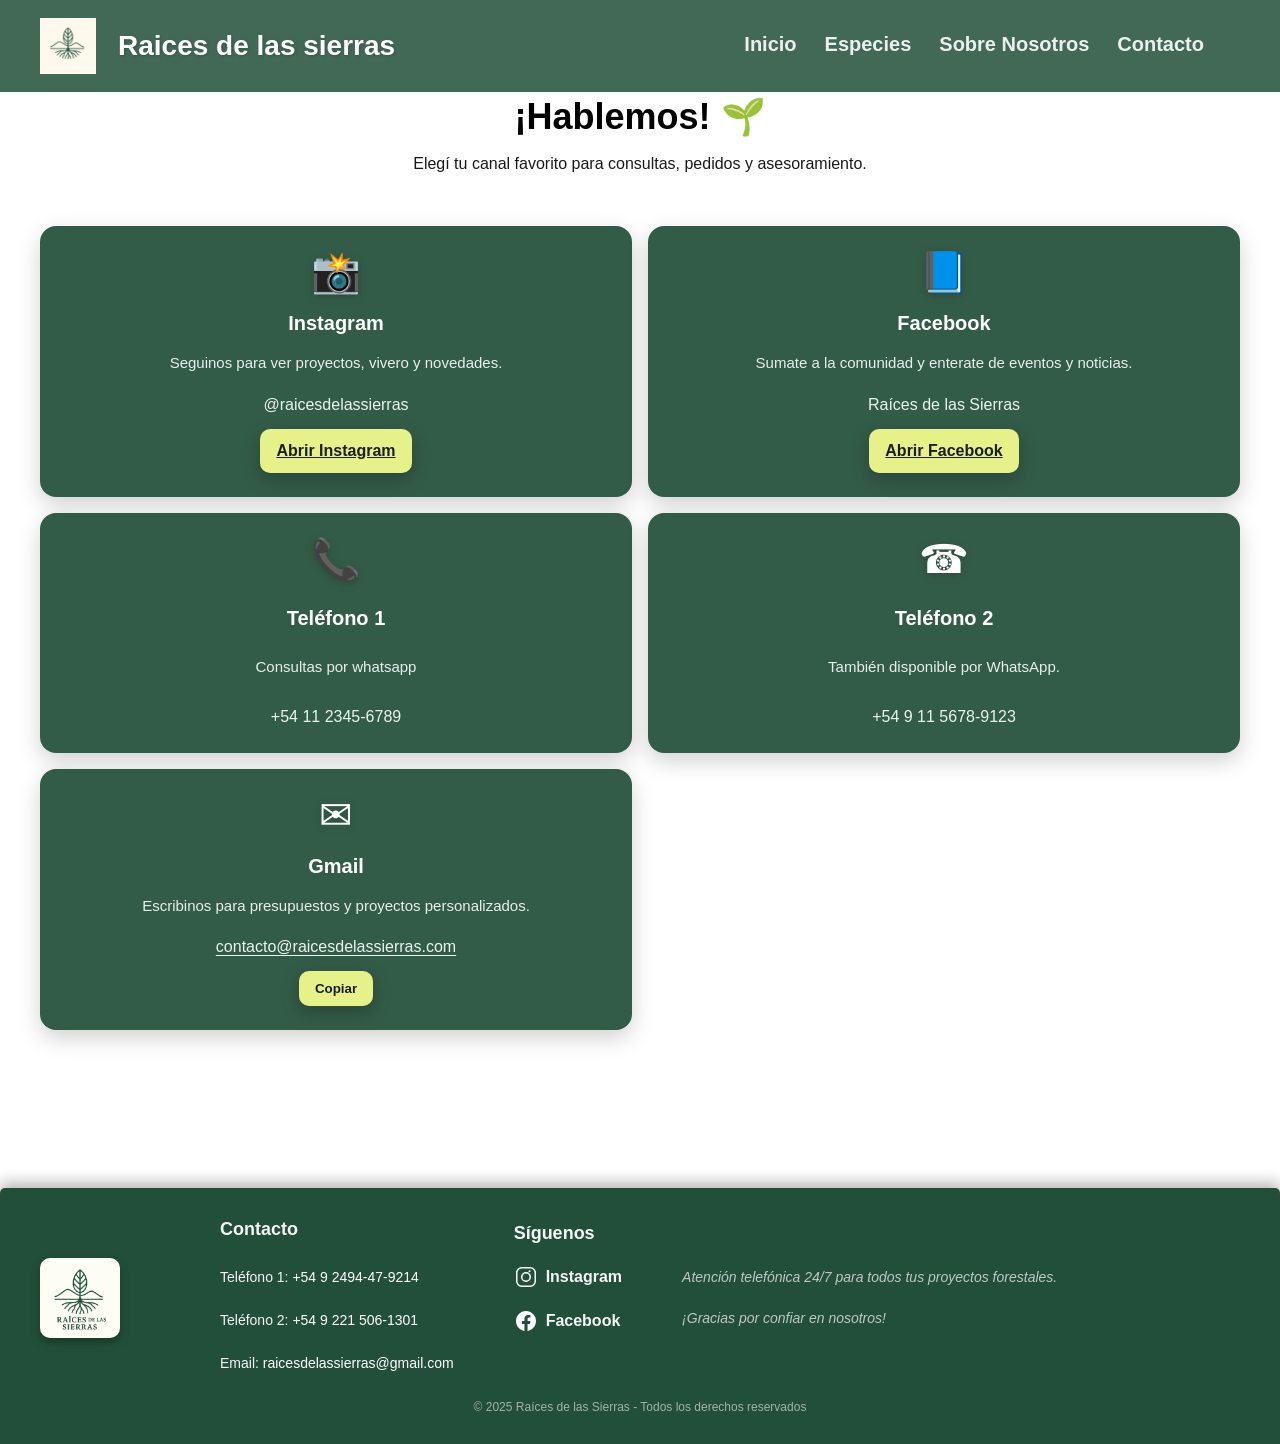
<file: html/contacto.html>
<!DOCTYPE html>
<html lang="en">
<head>
    <meta charset="UTF-8">
    <meta name="viewport" content="width=device-width, initial-scale=1.0">
    <title>Contacto</title>
    <link rel="stylesheet" href="../css/style.css">
</head>
<body>
<header class="header" id="site-header">
  <div class="header__separador">
    <button class="header__toggle" id="menu-toggle"
            aria-expanded="false" aria-controls="primary-nav" aria-label="Abrir menú">
      <!-- ícono hamburguesa (SVG) -->
      <svg viewBox="0 0 24 24" width="28" height="28" aria-hidden="true">
        <path d="M3 6h18M3 12h18M3 18h18" stroke="currentColor" stroke-width="2" fill="none" stroke-linecap="round"/>
      </svg>
    </button>

    <div class="header__imagen">
      <img src="../Icono Logo.png" alt="Raíces de las Sierras" />
    </div>
    <div class="header__logo">Raices de las sierras</div>
  </div>

  <nav class="header__nav" id="primary-nav">
    <a href="index.html" class="nav__link">Inicio</a>
    <a href="especies.html" class="nav__link">Especies</a>
    <a href="nosotros.html" class="nav__link">Sobre Nosotros</a>
    <a href="contacto.html" class="nav__link">Contacto</a>
  </nav>
</header>
<section class="seccion-consultas">
  <div class="contenedor-consultas">

    <header class="encabezado-consultas">
      <h2 class="titulo-consultas">¡Hablemos! 🌱</h2>
      <p class="subtitulo-consultas">
        Elegí tu canal favorito para consultas, pedidos y asesoramiento.
      </p>
    </header>

    <section class="grilla-consultas">
      <!-- Instagram -->
      <article class="tarjeta-consulta tarjeta-consulta--enlace" data-destino="https://instagram.com/tu_usuario">
        <div class="tarjeta-consulta__icono" aria-hidden="true">📸</div>
        <h3 class="tarjeta-consulta__titulo">Instagram</h3>
        <p class="tarjeta-consulta__descripcion">
          Seguinos para ver proyectos, vivero y novedades.
        </p>
        <p class="tarjeta-consulta__dato">@raicesdelassierras</p>
        <a class="tarjeta-consulta__boton" href="https://instagram.com/tu_usuario" target="_blank" rel="noopener noreferrer">
          Abrir Instagram
        </a>
      </article>

      <!-- Facebook -->
      <article class="tarjeta-consulta tarjeta-consulta--enlace" data-destino="https://facebook.com/tu_pagina">
        <div class="tarjeta-consulta__icono" aria-hidden="true">📘</div>
        <h3 class="tarjeta-consulta__titulo">Facebook</h3>
        <p class="tarjeta-consulta__descripcion">
          Sumate a la comunidad y enterate de eventos y noticias.
        </p>
        <p class="tarjeta-consulta__dato">Raíces de las Sierras</p>
        <a class="tarjeta-consulta__boton" href="https://facebook.com/tu_pagina" target="_blank" rel="noopener noreferrer">
          Abrir Facebook
        </a>
      </article>

      <!-- Teléfono 1 -->
      <article class="tarjeta-consulta tarjeta-consulta--enlace" data-destino="tel:‪+541123456789‬">
        <div class="tarjeta-consulta__icono" aria-hidden="true">📞</div>
        <h3 class="tarjeta-consulta__titulo">Teléfono 1</h3>
        <p class="tarjeta-consulta__descripcion">
          Consultas por whatsapp
        </p>
        <p class="tarjeta-consulta__dato">‪+54 11 2345-6789‬</p>
      </article>

      <!-- Teléfono 2 -->
      <article class="tarjeta-consulta tarjeta-consulta--enlace" data-destino="tel:‪+5491156789123‬">
        <div class="tarjeta-consulta__icono" aria-hidden="true">☎</div>
        <h3 class="tarjeta-consulta__titulo">Teléfono 2</h3>
        <p class="tarjeta-consulta__descripcion">
          También disponible por WhatsApp.
        </p>
        <p class="tarjeta-consulta__dato">‪+54 9 11 5678-9123‬</p>
      </article>

      <!-- Gmail -->
      <article class="tarjeta-consulta">
        <div class="tarjeta-consulta__icono" aria-hidden="true">✉</div>
        <h3 class="tarjeta-consulta__titulo">Gmail</h3>
        <p class="tarjeta-consulta__descripcion">
          Escribinos para presupuestos y proyectos personalizados.
        </p>
        <p class="tarjeta-consulta__dato">
          <a class="enlace-correo-consultas" id="correo-consultas" href="mailto:contacto@raicesdelassierras.com">
            contacto@raicesdelassierras.com
          </a>
        </p>
        <div class="tarjeta-consulta__acciones">
          <button class="boton-copiar-consultas" id="boton-copiar-consultas" type="button">Copiar</button>
        </div>
      </article>
    </section>
  </div>
</section>

<footer class="footer">
  <div class="footer-container">

    <div class="footer-logo">
      <img src="../Logo Raíces.png" alt="Raíces de las Sierras Logo" />
    </div>

    <div class="footer-contacto">
      <h4>Contacto</h4>
      <p>Teléfono 1: <a href="tel:+542494479214">+54 9 2494-47-9214</a></p>
      <p>Teléfono 2: <a href="tel:+5492215061301">+54 9 221 506-1301</a></p>
      <p>Email: <a href="raicesdelassierras@gmail.com">raicesdelassierras@gmail.com</a></p>
    </div>

    <div class="footer-redes">
      <h4>Síguenos</h4>
      <a href="https://instagram.com/tuusuario" target="_blank" aria-label="Instagram" class="red-social">
        <img src="../icono-instagram.svg" alt="Instagram" />
        <span>Instagram</span>
      </a>
      <a href="https://facebook.com/tuusuario" target="_blank" aria-label="Facebook" class="red-social">
        <img src="../icono-facebook-svg.svg" alt="Facebook" />
        <span>Facebook</span>
      </a>
      <br>
    </div>

    <div class="footer-extra">
      <p>Atención telefónica 24/7 para todos tus proyectos forestales.</p>
      <p>¡Gracias por confiar en nosotros!</p>
    </div>

  </div>
  <div class="footer-copy">
    &copy; 2025 Raíces de las Sierras - Todos los derechos reservados
  </div>
</footer>
  <script src="../js/header.js"></script>
  <script src="../js/contacto.js"></script>
</body>

</html>
</file>
<file: css/style.css>
/* =========================================================
   VARIABLES / RESET / BASE (MOBILE FIRST)
   ========================================================= */
:root{
  --verde:#4CAF50;
  --verde-oscuro:#2E7D32;
  --marron:#8D6E63;
  --blanco-trans: rgba(255,255,255,0.9);
  --gris-claro:#f5f5f5;
  --gris-medio:#d6d6d6;

  --header-bg: rgba(34,79,57,0.85);
  --link: rgba(255,255,255,0.9);
  --link-hover:#A0C4FF;

  --container: 1200px;
  --gap: 16px;
}

*,
*::before,
*::after{ box-sizing: border-box; }

html{
   scroll-behavior: smooth;
   }

body{
  margin: 0;
  font-family: 'Lato','Open Sans',sans-serif;
  color: var(--verde-oscuro);
  background-color: #fff; /* antes había "var" que era inválido */
  background-size: cover;
  background-position: center;
  background-repeat: no-repeat;
  position: relative;
  line-height: 1.5;
  -webkit-font-smoothing: antialiased;
  text-rendering: optimizeLegibility;
}

img,svg,video,canvas{ 
  display:block;
   max-width:100%;
    height:auto; 
  }

/* contenedores fluidos */
.container,
.wrap,
.section-inner,
.info__wrap,
.servicios-wrap,
.especies__wrap,
.contenedor-consultas{
  width: min(100% - 2*var(--gap), var(--container));
  margin-inline: auto;
}

/* Espaciado vertical por defecto */
section,
.section{ padding: 28px 0; }

/* Utilidad */
.visually-hidden{
  position:absolute!important;
  clip:rect(1px,1px,1px,1px);
  padding:0;
  border:0;
  height:1px;
  width:1px;
  overflow:hidden;
  white-space:nowrap;
}

/* =========================================================
   HEADER (MOBILE FIRST con hamburguesa) — Unifica en todas las páginas
   ========================================================= */
.header{
  position: fixed;
  inset: 0 0 auto 0;
  display: flex;
  justify-content: space-between;
  align-items: center;
  padding: 12px 16px;
  z-index: 1000;
  background-color: var(--header-bg);
  backdrop-filter: blur(3px);
  -webkit-backdrop-filter: blur(3px);
}

.header__separador{
  display: flex;
  align-items: center; 
  gap: 10px;
}

.header__toggle{
  display: inline-flex;
  align-items:center;
  justify-content:center;
  border:0;
  background:transparent;
  color:#fff;
  cursor:pointer;
  padding:6px;
  border-radius:8px;
}
.header__toggle:focus-visible{
  outline:2px solid #fff;
}

.header__imagen img{
  max-height:40px;
  width:auto;
  object-fit:contain; 
  margin-right:4px;
}

.header__logo{
  font-size:20px;
  font-weight:700;
  color:#fff;
  text-shadow:1px 1px 3px rgba(0,0,0,0.2);
  user-select:none;
}

/* Menú mobile oculto y desplegable */
.header__nav{
  position: absolute;
  top:100%;
  left:0;
  right:0;
  display:grid;
  grid-template-columns:1fr;
  gap:8px;
  padding:12px 16px 16px;
  background: var(--header-bg);
  transform: translateY(-8px);
  opacity:0;
  pointer-events:none;
  transition: transform .25s ease, opacity .25s ease;
  border-top:1px solid rgba(255,255,255,.15);
}
.header.is-open .header__nav{
  transform: translateY(0);
  opacity:1;
  pointer-events:auto;
}

.nav__link{
  text-decoration:none;
  color:var(--link);
  font-weight:600;
  font-size:18px;
  padding:10px 8px;
  border-radius:8px;
  transition:color .2s ease;
  user-select:none;
}
.nav__link:hover{
   color:var(--link-hover);
  }
.nav__link:focus-visible{
  outline:2px solid #fff;
}

/* spacer para compensar header fijo */
.header-spacer{
  height:64px;
}

/* =========================================================
   PRESENTACIÓN (hero con viento)
   ========================================================= */
.presentacion{
  width:100%;
  min-height: 80vh; /* en mobile no forzamos 100vh para evitar notch/URL bar */
  background-image: url(../fondo-pantalla4.jpg);
  background-repeat:no-repeat;
  background-size:cover;
  background-position:center;
  animation: viento 10s linear infinite;
  display:flex; align-items:center;
}

@keyframes viento{
  0%{
   background-position:center 50%; 
  }
  50%{
  background-position:left 38%;
  }
  100%{
  background-position:center 50%;
  }
}

.contenedor-presentacion{
  display:flex;
  flex-direction:column;
  gap:16px;
  align-items:center;
  justify-content:center;
  padding: 96px 16px 32px; /* 96 por header fijo */
  margin: 0 auto; letter-spacing:1.5px;
}

.slogan{
  color:#fff;
   font-size: clamp(24px, 6vw, 40px);
   text-align:center;
   margin:0;
}

.texts-wrap{
  display:flex;
  flex-direction:column;
  text-align:center;
  gap:8px; 
}

.arrow-btn{
  display:none; /* oculto en móvil; se muestra en escritorio */
  flex-shrink:0;
  background:#fff;
  color:#000;
  border:none;
  width:40px;
  height:40px;
  border-radius:50%;
  font-size:20px;
  align-items:center;
  justify-content:center;
  cursor:pointer;
  box-shadow:0 2px 4px rgba(0,0,0,.1);
  transition: transform .2s;
  opacity:.6;
}
.arrow-btn:hover{
  transform:scale(1.1); opacity:1;
}

.titulo-presentacion{
  line-height:1.6;
  font-size: clamp(18px, 4.5vw, 28px);
  font-weight:700;
  margin:0; color:#fff;
  letter-spacing:1.5px;
}
.descripcion-presentacion{
  color:#fff;
  margin:0;
  letter-spacing:1.5px;
  line-height:1.6;
  font-size:16px;
}

/* Animaciones de texto */
.anim-wrap{
 overflow:hidden;
}
.animate-out-left{
  animation: slideOutLeft .3s ease forwards;
}
.animate-in-right{
  animation: slideInRight .3s ease forwards;
}
@keyframes slideOutLeft{
  from{
    opacity:1;
    transform:translateX(0)
  }
  to{
    opacity:0;
    transform:translateX(-30%)
  } 
}
@keyframes slideInRight{
  from{
    opacity:0;
    transform:translateX(30%)
  } to{
    opacity:1;
    transform:translateX(0)
  } 
}

/* =========================================================
   ASESORAMIENTO FORESTAL (estructura base)
   ========================================================= */
.asesoramiento-forestal-seccion{
  width:100%;
  background:#fff;
  color:#000;
  display:flex;
  justify-content:center;
  align-items:center;
}

.contenedor-principal{
  width:100%;
  max-width:var(--container);
  display:flex;
  flex-direction:column;
  gap:16px;
  padding: 28px 16px;
  align-items:flex-start;
}
.bloque-superior{
  display:flex;
  align-items:center;
  gap:14px;
  align-self:flex-start;
}
.bloque-superior h2{
  color:#000;
  font-size: clamp(22px, 5.5vw, 38px);
  line-height:1.3;
  font-weight:700;
  margin:0;
}
.logo{
  width:100px;
  border-radius:12px;
  box-shadow:0 8px 20px rgba(35,124,117,.2);
  transition:transform .3s;
}
.logo:hover{
  transform:scale(1.05);
}
.flex-spacer{
  display:none;
}

.bloque-carrusel{
  align-self:stretch;
  margin-top:16px;
  padding-left:0;
}
.carrusel{
  display:flex;
  align-items:center;
  background:#fff;
  border:2px solid #000;
  border-radius:20px;
  padding:16px;
  box-shadow:0 12px 30px rgba(35,124,117,.15);
  gap:12px;
  min-width: auto;
}
.carrusel-contenido{
  flex:1;
  transition: transform .5s ease-in-out, opacity .5s ease-in-out;
  opacity:1;
  min-height: 140px;
  overflow:hidden;
}
.carrusel-contenido h3{
  color:#000;
  font-size:20px;
  font-weight:700;
  margin:.5rem 0;
}
.carrusel-contenido p{
  color:#000;
  font-size:15px;
  margin:0;
  line-height:1.5;
}
.carrusel-btn{
  background:transparent;
  color:#000;
  border:2px solid #000;
  border-radius:50%;
  width:40px;
  height:40px;
  font-size:1rem;
  cursor:pointer;
  transition: .3s;
}
.carrusel-btn:hover{
   background:#000;
   color:#fff;
  }
.carrusel-contenido.animate-out-left{
  transform:translateX(-100%);
  opacity:0;
}
.carrusel-contenido.animate-in-right{
  transform:translateX(0);
  opacity:1;
}
.carrusel-contenido.initial-position-right{
  transform:translateX(100%);
  opacity:0;
}

/* =========================================================
   SECCIÓN ESPECIES (fondo + chips + venta + historias + CTAs)
   ========================================================= */
.seccion-especies{
  position:relative;
  width:100%;
  overflow:hidden;
  padding: 90px 0 60px;
  background:#1b1f1b;
  color:#fff;
}
.especies__bg{
  position:absolute;
  inset:0;
  background-image:url(../fondo-seccion-parquizaciones.png);
  background-size:cover;
  background-position:center;
  opacity:.35;
  animation:viento 50s linear infinite;
  pointer-events:none;
}
.especies__header h2{
  font-size: clamp(24px,6vw,32px);
  line-height:1.2;
  margin:0 0 10px;
  font-weight:800;
}
.especies__header p{
  font-size:16px;
  margin:0 0 16px;
  max-width: 850px;
}
.especies__chips{
  display:flex;
  flex-wrap:wrap;
  gap:10px;
  list-style:none;
  padding:0;
  margin:14px 0 28px;
}
.especies__chips li{
  font-size:14px;
  padding:6px 12px;
  border:1px solid rgba(255,255,255,.25);
  border-radius:999px;
  backdrop-filter: blur(2px);
}

/* venta */

/* Etiquetas de formatos */
.formatos-etiquetas{
  display: flex;
  flex-wrap: wrap;
  justify-content: center;
  gap: 10px;
  margin: 24px auto;
  padding: 10px 0;
}

.etiqueta-formato{
  display: inline-block;
  background: rgba(34,79,57,0.85);
  color: #fff;
  padding: 8px 14px;
  border-radius: 999px;
  font-size: 15px;
  font-weight: 600;
  letter-spacing: 0.3px;
  box-shadow: 0 4px 12px rgba(0,0,0,.2);
  user-select: none;
 
}

.etiqueta-formato:hover{
  background: rgba(231,241,138,0.6);
  transform: translateY(-1px);
}

/* historias */
.historias{
  display:grid;
  grid-template-columns:1fr;
  gap:16px;
  margin-top:10px;
}
.historia{
  background: rgba(0,0,0,.25);
  border:1px solid rgba(255,255,255,.15);
  border-radius:14px;
  padding:18px;
  min-height:160px;
}
.historia h4{
  margin:0 0 8px;
  font-size:18px;
  font-weight:700;
}
.historia__lista{
  margin:0;
  padding-left:18px;
  font-size:15px;
  line-height:1.45;
}

/* CTA */
.especies__cta{
  margin-top:26px;
  display:flex;
  gap:14px;
  flex-wrap:wrap;
}
.btn-primario{
  display:inline-block;
  padding:12px 18px;
  border-radius:10px;
  background:#e7f18a;
  color:#1b1f1b;
  font-weight:700;
  text-decoration:none;
  transition: transform .15s ease, filter .15s ease, box-shadow .15s ease;
  box-shadow: 0 6px 18px rgba(0,0,0,.25);
}
.btn-primario:hover{
  transform: translateY(-1px);
  filter: brightness(1.03);
}

/* =========================================================
   PLANTAS / CARRUSEL PLANTAS (estructura base)
   ========================================================= */
.plantas-seccion{
  display:flex;
  flex-direction:column; 
  justify-content:center;
  align-items:center;
  width:100%;
  background:#fff;
  color:#000;
}
.titulo-plantas{
  font-size: clamp(24px,6vw,40px);
  color:#000;
  font-weight:700;
  text-align:center;
  margin: 0 0 24px;
}
.contenedor-plantas{
  width:100%;
  display:flex;
  justify-content:center;
  align-items:center;
  padding-inline:16px;
}
.carrusel-plantas{
  width:100%;
  display:flex;
  align-items:center;
  justify-content:space-between;
  gap:12px;
}
#prevBtn3,#nextBtn3{
  font-size:22px;
  background:none;
  border:none;
  cursor:pointer;
  color:#000;
  transition: transform .2s;
}
#prevBtn3:hover,#nextBtn3:hover{
   transform: scale(1.15);
  }
.plantas-contenido{
  text-align:center;
  flex:1; transition: opacity .3s ease;
}
.plantas-contenido img.imagen-planta{
  max-width:100%;
  height:auto;
  border-radius:8px;
  border:1px solid #000;
  margin-bottom:12px;
}
.plantas-contenido h3{
  font-size:22px;
  font-style:italic;
  margin:10px 0;
}
.plantas-contenido p{
  font-size:15px;
  margin:0 10px;
  line-height:1.4;
}

/* =========================================================
   INFO ESPECIES (3 cards) — móvil 1 col
   ========================================================= */
.especies-info{
  position:relative;
  width:100%; color:#000;
  padding: 90px 0 60px;
}
.info__header{
  text-align:center;
  margin-bottom:28px;
}
.info__header h2{
  font-size: clamp(24px,6vw,32px);
  font-weight:800; margin:0 0 12px;
}
.info__header p{
  font-size:16px;
  max-width:850px;
  margin: 0 auto;
  line-height:1.5;
}
.info__cards{
  display:grid;
  grid-template-columns:1fr;
  gap:16px;
  margin-bottom: 32px;
}
.info__card{
  background: rgba(34,79,57,0.85);
   border:none;
   border-radius:14px;
  padding:20px;
  min-height: 200px;
  color:#000;
  transition: transform .2s, box-shadow .2s;
}
.info__card:hover{
  transform: translateY(-3px);
  box-shadow: 0 6px 18px rgba(0,0,0,.25);
}
.info__card h3{
  font-size: 20px;
  margin:0 0 8px;
  color:#000;
}
.info__card p{
  font-size: 16px;
  line-height:1.5;
  color:#000;
}

/* =========================================================
   SERVICIOS (grid)
   ========================================================= */
.servicios-seccion{
  width:100%;
  background:#fff;
  color:#000;
}
.servicios-header h2{
  font-size: clamp(24px,6vw,32px);
  font-weight:800; color:#224F39;
  margin-bottom:8px;
}
.servicios-header p{
  margin-bottom:18px;
  max-width:850px;
  line-height:1.55;
}
.servicios-grid{
  display:grid;
  grid-template-columns:1fr;
  gap:16px;
}
.servicio-card{
  background: rgba(34,79,57,0.85);
  color:#fff;
  border-radius:14px;
  padding:18px 20px 20px;
  box-shadow:0 6px 18px rgba(0,0,0,.15);
  transition: transform .15s ease, box-shadow .15s ease; position:relative;
}
.servicio-card:hover{
  transform: translateY(-3px);
  box-shadow: 0 10px 24px rgba(0,0,0,.2);
}
.servicio-card h3{
  margin:12px 0 8px;
  font-size:20px;
  font-weight:800;
}
.servicio-card p{
  font-size:15px;
  line-height:1.55;
}
.servicio-ico{
  width:42px;
  height:42px; 
  border-radius:50%;
  display:flex;
  align-items:center;
  justify-content:center;
  background:#e7f18a;
  font-size:20px;
  position:absolute;
  top:14px;
  left:14px;
}
.servicios-cta{
  display:flex;
  gap:12px;
  margin-top:22px;
  flex-wrap:wrap;
}
.btn-secundario{
  padding:12px 18px;
  border-radius:10px;
  border:1px solid #224F39;
  background:#fff;
  color:#224F39;
  font-weight:700;
  text-decoration:none;
  transition: transform .15s, box-shadow .15s, background .15s;
}
.btn-secundario:hover{
  transform: translateY(-1px);
  background:#f4f8ea;
}

/* =========================================================
   VALORES
   ========================================================= */
.valores-seccion{
  padding: 28px 16px;
  background:#f5f5f5;
  border-radius:20px;
  box-shadow: inset 0 0 15px rgba(0,0,0,.05);
  color:#2E7D32;
  width:min(100% - 2*var(--gap), var(--container));
  margin: 60px auto 100px auto;
}
.valores-container{
  display:flex;
  flex-direction:column;
  gap:20px;
  align-items:stretch;
}
.valores-imagen{
  width:100%;
  max-width:none;
  border-radius:16px;
  box-shadow:0 8px 20px rgba(0,0,0,.1);
  object-fit:cover;
  height: 240px;
}
.valores-textos{
  display:grid;
  grid-template-columns:1fr;
  gap:20px;
}
.valor-item{
  display:flex;
  flex-direction:column;
  align-items:flex-start;
}
.valor-icono{
  font-size:28px;
  color:#F7A400;
  margin-bottom:8px;
}
.valor-item h3{
  margin:0 0 8px;
  font-weight:700;
  color:#2E7D32;
  font-size:18px;
}
.valor-item p{
  margin:0;
  font-size:14px;
  line-height:1.5;
  color:#333;
}

/* =========================================================
   NOSOTROS (intro + cards + equipo)
   ========================================================= */
.nosotros-container{
  margin-top: calc(64px + 16px); /* separa del header fijo */
  padding: 28px 16px;
  background:#eee;
  color:#333;
  width:min(100% - 2*var(--gap), 1100px);
  margin-inline:auto;
  border-radius:10px;
  box-shadow:0 2px 12px rgba(0,0,0,.05);
}
.intro{
  text-align:center;
  margin-bottom: 24px;
}
.intro h2{
  font-size: clamp(22px,6.5vw,40px);
  font-weight:600;
  color:#2e5e4e;
  margin:0 0 8px;
}
.intro .subtitulo{
  font-size:1.05rem;
  font-style:italic;
  margin:0;
}
.reseña{
  font-size:1rem;
  line-height:1.75;
  margin-bottom:24px;
  padding: 0 4px;
}
.mision-vision{
  display:flex;
  flex-direction:column;
  gap:16px;
}
.card{
  background:#fff;
  border-left:5px solid #2e5e4e;
  padding:16px;
  border-radius:8px;
  box-shadow:0 2px 10px rgba(0,0,0,.05);
}
.card h3{
  font-size:1.3rem;
  margin:0 0 10px;
  color:#2e5e4e;
}
.card p{
  margin:0;
  color:#444;
  line-height:1.6;
}

/* Equipo */
.equipo{
  background:#fff;
  color:#000;
  padding: 28px 16px;
}
.equipo__titulo{
  text-align:center;
  font-size: clamp(22px,6vw,32px);
  font-weight:800;
  margin:0 0 20px;
  color:#224F39;
}
.equipo-grid{
  display:grid;
  grid-template-columns:1fr;
  gap:24px;
  width:min(100% - 2*var(--gap), var(--container));
  margin-inline:auto;
}
.equipo-grid--circulos{
  display: grid;
  grid-template-columns: 1fr;
  gap: 28px;
  width: min(100% - 2*var(--gap), var(--container));
  margin-inline: auto;
  align-items: start;
  justify-items: center;
}

/* Item centrado */
.miembro--circulo{
  display: flex;
  flex-direction: column;
  align-items: center;
  gap: 12px;
  text-align: center;
}

/* Foto circular */
.miembro--circulo .miembro__foto{
  width: 160px;
  height: 160px;
  margin: 0;
  border-radius: 50%;
  overflow: hidden;
  box-shadow: 0 8px 20px rgba(0,0,0,.15);
  border: 3px solid rgba(34,79,57,.15);
}

.miembro--circulo .miembro__foto img{
  width: 100%;
  height: 100%;
  object-fit: cover;
  display: block;
  transition: transform .25s ease;
}
.miembro--circulo:hover .miembro__foto img{ transform: scale(1.03); }

/* Nombre */
.miembro__nombre{
  margin: 0;
  font-size: 18px;
  font-weight: 800;
  color: var(--verde-oscuro);
}

/* (opcional) borde destaca al hover */
.miembro--circulo:hover .miembro__foto{ border-color: #e7f18a; }

/* =========================================================
   CONTACTO — tarjetas
   ========================================================= */
.seccion-consultas{
  position:relative;
  width:100%;
  color:#000;
  background:#fff;
  padding: 90px 0 60px;

}
.encabezado-consultas{
  text-align:center;
  margin-bottom:22px;
}
.titulo-consultas{
  font-size: clamp(24px,6vw,36px);
  font-weight:900;
  margin:0 0 8px;
}
.subtitulo-consultas{
  margin:0;
  font-size:16px;
  opacity:.9;
}
.grilla-consultas{
  display:grid;
  grid-template-columns:1fr;
  gap:16px;
  margin-bottom:10px;
}

.tarjeta-consulta{
  background: rgba(34,79,57,0.92);
  border: none;
  border-radius: 16px;
  padding: 24px;
  min-height: 240px;
  text-align: center;
  display: flex;
  flex-direction: column;
  align-items: center;
  justify-content: space-between;
  gap: 12px;
  transition: transform .2s, box-shadow .2s;
  color: #fff;
  box-shadow: 0 8px 22px rgba(0,0,0,.18);
}

.tarjeta-consulta:hover{
  transform: translateY(-4px);
  box-shadow: 0 14px 30px rgba(0,0,0,.24);
}

.tarjeta-consulta__icono{
  font-size: 40px;
  line-height: 1;
  margin-top: 2px;
  filter: drop-shadow(0 2px 4px rgba(0,0,0,.18));
}

.tarjeta-consulta__titulo{
  font-size: 20px;
  margin: 4px 0 2px;
  color: #fff;
  font-weight: 800;
}

.tarjeta-consulta__descripcion{
  font-size: 15px;
  line-height: 1.5;
  margin: 0;
  opacity: .95;
  color: #f2f7f4;
}

.tarjeta-consulta__dato{
  font-size: 16px;
  margin: 6px 0 0;
  color: #e9f5ef;
  text-decoration: none;
}

.enlace-correo-consultas{
  color: #e9f5ef;
  text-decoration: underline;
  text-underline-offset: 3px;
}

.enlace-correo-consultas:hover{
  opacity: .9;
}

.tarjeta-consulta__acciones{
  display: flex;
  gap: 10px;
  align-items: center;
  justify-content: center;
  width: 100%;
  flex-wrap: wrap;
}

.tarjeta-consulta__boton,
.boton-copiar-consultas{
  display: inline-block;
  padding: 10px 16px;
  border-radius: 10px;
  background: #e7f18a;
  color: #1b1f1b;
  font-weight: 800;
  border: none;
  box-shadow: 0 6px 18px rgba(0,0,0,.25);
  transition: transform .15s, filter .15s, box-shadow .15s;
  cursor: pointer;
}

.tarjeta-consulta__boton:hover,
.boton-copiar-consultas:hover{
  transform: translateY(-1px);
  filter: brightness(1.05);
}

.tarjeta-consulta--enlace{
  cursor: pointer;
}

/* =========================================================
   WHATSAPP flotante
   ========================================================= */
.whatsapp-fijo{
  position: fixed;
  bottom: 20px;
  right: 20px;
  z-index: 999;
  background: #fff;
  color: #25D366;
  border-radius: 50px;
  padding: 12px 16px;
  display: flex;
  align-items: center;
  gap: 10px;
  font-weight: 700;
  font-size: 16px;
  text-decoration: none;
  box-shadow: 0 6px 16px rgba(0,0,0,.3);
  transition: transform .3s, background-color .3s;
}

.whatsapp-fijo:hover{
  transform: scale(1.06);
  background: #f0f0f0;
}

.whatsapp-fijo img{
  width: 28px;
  height: 28px;
}

.whatsapp-texto{
  display: none; /* sólo texto en pantallas mayores */
}

/* =========================================================
   FOOTER
   ========================================================= */
.footer{
  background: #224F39;
  color: #f5f5f5;
  padding: 28px 16px;
  font-family: 'Lato', sans-serif;
  border-radius: 5px 5px 0 0;
  box-shadow: 0 -5px 15px rgba(0,0,0,.3);
  margin-top: 60px;
}

.footer-container{
  display: grid;
  grid-template-columns: 1fr;
  gap: 18px;
  align-items: start;
  width: min(100% - 2*var(--gap), var(--container));
  margin-inline: auto;
}

.footer-logo{
  justify-self: start;
}

.footer-logo img{
  max-height: 80px;
  width: auto;
  border-radius: 10px;
  box-shadow: 0 4px 10px rgba(0,0,0,.3);
}

.footer-contacto,
.footer-redes,
.footer-extra{
  display: flex;
  flex-direction: column;
  gap: 10px;
  min-width: 0;
}

.footer-contacto h4,
.footer-redes h4,
.footer-extra h4{
  font-weight: 700;
  margin: 0 0 8px;
  font-size: 18px;
}

.footer-contacto p,
.footer-extra p{
  margin: 6px 0;
  font-size: 14px;
}

.footer-contacto a{
  color: #fff;
  text-decoration: none;
  transition: color .3s;
}

.footer-contacto a:hover{
  color: #fff;
  text-decoration: underline;
}

.footer-redes a.red-social{
  display: flex;
  align-items: center;
  gap: 8px;
  margin-bottom: 10px;
  color: #f5f5f5;
  text-decoration: none;
  font-weight: 600;
  font-size: 16px;
  transition: transform .3s, color .3s;
}

.footer-redes a.red-social img{
  width: 24px;
  height: 24px;
  filter: brightness(0) invert(1);
  transition: transform .3s;
}

.footer-redes a.red-social:hover{
  transform: scale(1.08);
  color: #F7A400;
}

.footer-redes a.red-social:hover img{
  transform: scale(1.15);
  filter: brightness(0) invert(1) saturate(1.5) hue-rotate(10deg);
}

.footer-extra p{
  font-size: 14px;
  margin: 5px 0;
  font-style: italic;
  opacity: .85;
  color: #DBDCDD;
}

.footer-copy{
  text-align: center;
  font-size: 12px;
  opacity: .6;
  margin-top: 18px;
  user-select: none;
}

/* =========================================================
   BREAKPOINTS (ESCALADO PROGRESIVO)
   ========================================================= */

/* ≥ 560px */
@media (min-width:560px){
  .grilla-consultas{
    grid-template-columns: repeat(2, 1fr);
  }
  .venta{
    grid-template-columns: repeat(2, 1fr);
  }
  .historias{
    grid-template-columns: repeat(2, 1fr);
  }
  .info__cards{
    grid-template-columns: repeat(2, minmax(260px, 1fr));
  }
  .valores-textos{
    grid-template-columns: repeat(2, 1fr);
  }
  .whatsapp-texto{
    display: inline;
  }
  .especies__bg{
  animation:viento 45s linear infinite;
}
  .equipo-grid--circulos{ 
    grid-template-columns: repeat(2, 1fr); 
  }

}

/* ≥ 768px */
@media (min-width:768px){
  .contenedor-presentacion{
    padding-top: 120px;
  }
  .arrow-btn{
    display: flex; /* aparecen flechas */
  }
  .contenedor-plantas{
    padding-inline: 24px;
  }
  .carrusel-plantas{
    width: 80%;
  }
  .footer-container{
    grid-template-columns: auto 1fr 1fr;
    gap: 32px;
  }
  .valores-imagen{
    height: 300px;
  }
  
  .especies__bg{
  animation:viento 30s linear infinite;
}
}

/* ≥ 992px (Desktop – restaura tus layouts originales) */
@media (min-width:992px){
  /* Header como lo tenías */
  .header{
    padding: 18px 40px;
  }
  .header__imagen img{
    max-height: 56px;
    margin-right: 12px;
  }
  .header__logo{
    font-size: 28px;
  }
  .header__toggle{
    display: none;
  }
  .header__nav{
    position: static;
    display: flex;
    flex-wrap: wrap;
    gap: 28px;
    margin-right: 3%;
    background: transparent;
    padding: 0;
    transform: none;
    opacity: 1;
    pointer-events: auto;
    border-top: 0;
  }
  .nav__link{
    padding: 0 0 4px;
    font-size: 20px;
  }
  .header-spacer{
    height: 92px;
  }

  /* Presentación alineada en fila como querías */
  .contenedor-presentacion{
    flex-direction: row;
    justify-content: space-between;
    align-items: center;
    padding-left: 10%;
    padding-right: 10%;
    max-width: 1200px;
  }

  /* Asesoramiento alineación derecha como original */
  .flex-spacer{
    display: block;
    flex-grow: 1;
    min-height: 20%;
  }
  .bloque-carrusel{
    align-self: center;
    padding-left: 30%;
    margin-top: 10%;
  }
  .carrusel{
    min-width: 480px;
    max-width: 600px;
    gap: 16px;
  }

  /* Especies */
  .historias{
      
    grid-template-columns: repeat(3, 1fr);
    justify-content: center;
  
  }
  
    .info__cards{
    grid-template-columns: repeat(2, minmax(320px, 1fr));
    justify-content: center;
    max-width: 980px;              /* opcional para que no se estiren de más */
    margin-inline: auto;
  }
  
  .servicios-grid{
    grid-template-columns: repeat(3, 1fr);
  }

  /* Valores */
  .valores-container{
    flex-direction: row;
    gap: 40px;
    align-items: center;
  }
  .valores-imagen{
    flex: 1 1 40%;
    max-width: 420px;
    height: 320px;
  }
  .valores-textos{
    flex: 1 1 55%;
    grid-template-columns: repeat(2, 1fr);
    gap: 30px 50px;
  }
   .equipo-grid--circulos{
    grid-template-columns: repeat(3, 1fr);
  }
  .miembro--circulo .miembro__foto{
    width: 190px;
    height: 190px;
  }
  /* Footer en fila */
  .footer-container{
    display: flex;
    flex-wrap: nowrap;
    justify-content: flex-start;
    gap: 60px;
    align-items: center;
  }
  .footer-logo{
    margin-right: 40px;
  }
  .especies__bg{
  animation:viento 10s linear infinite;
}

}
</file>
